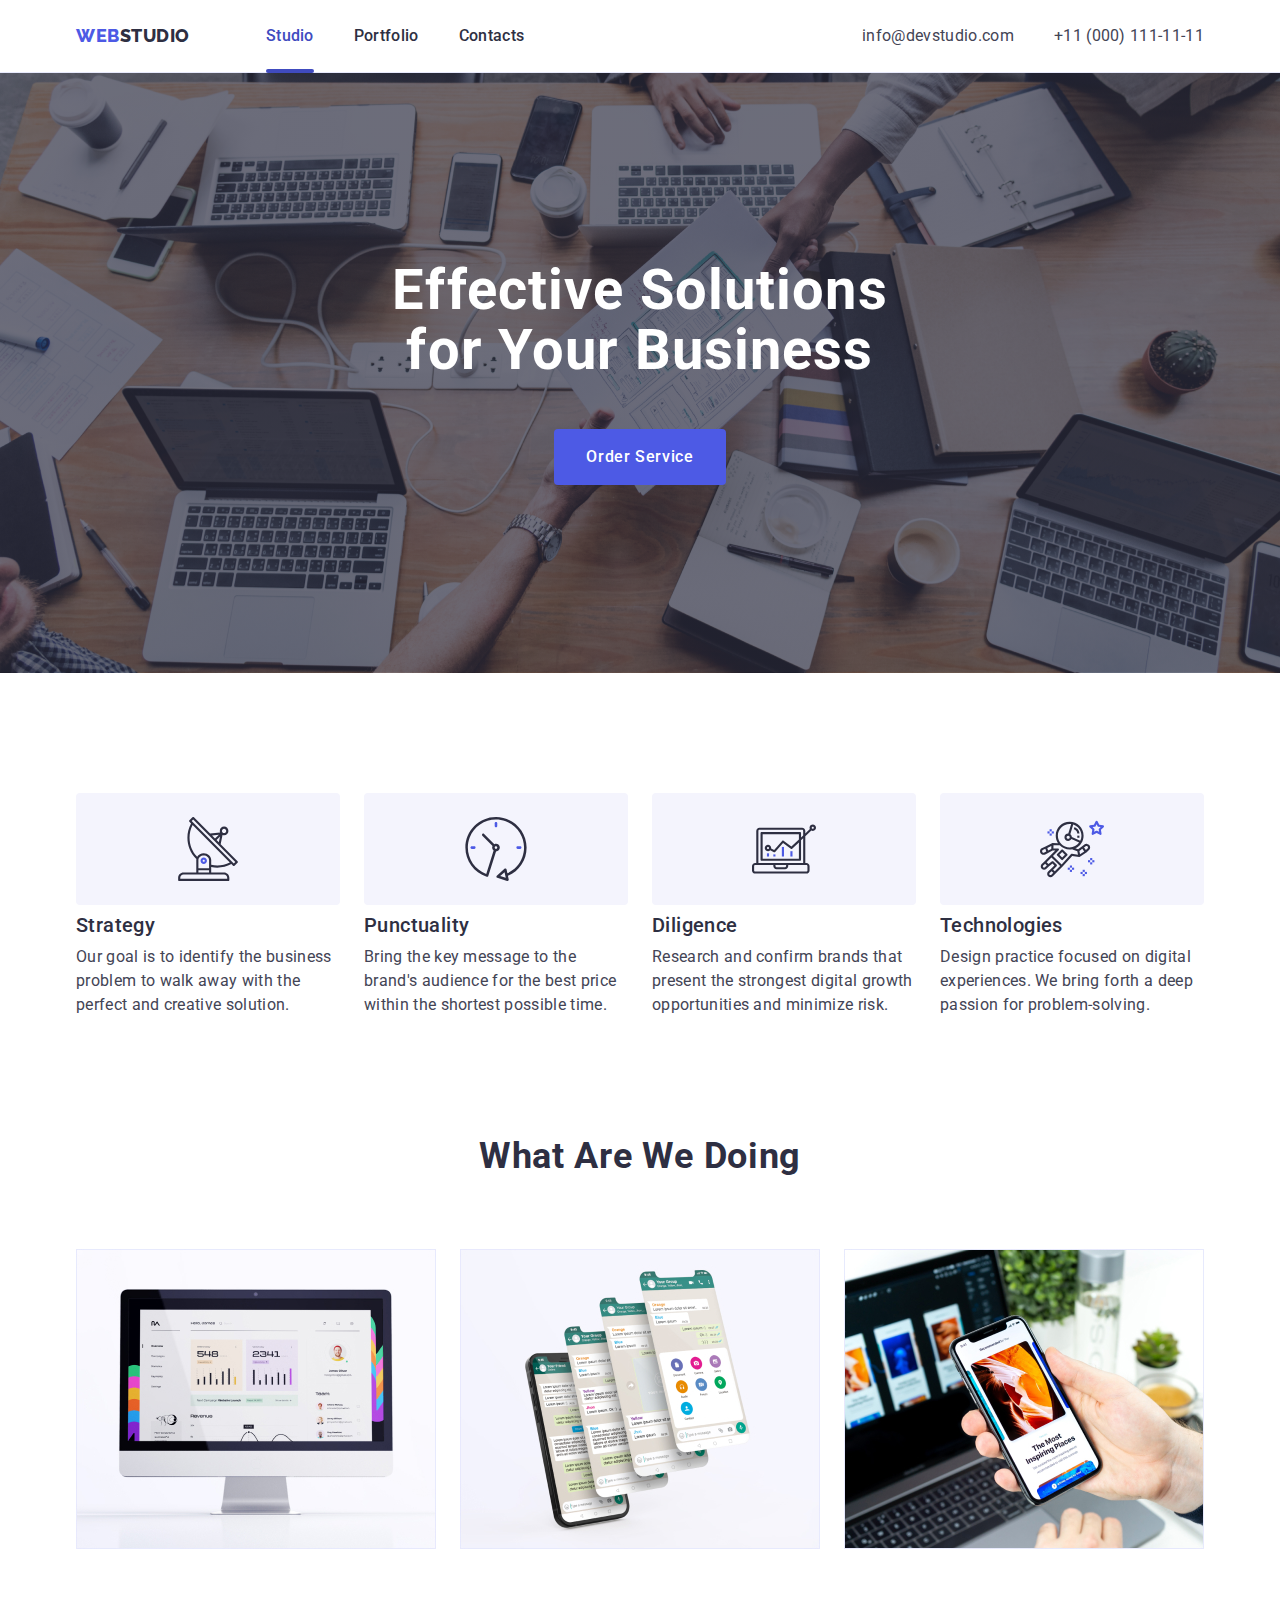
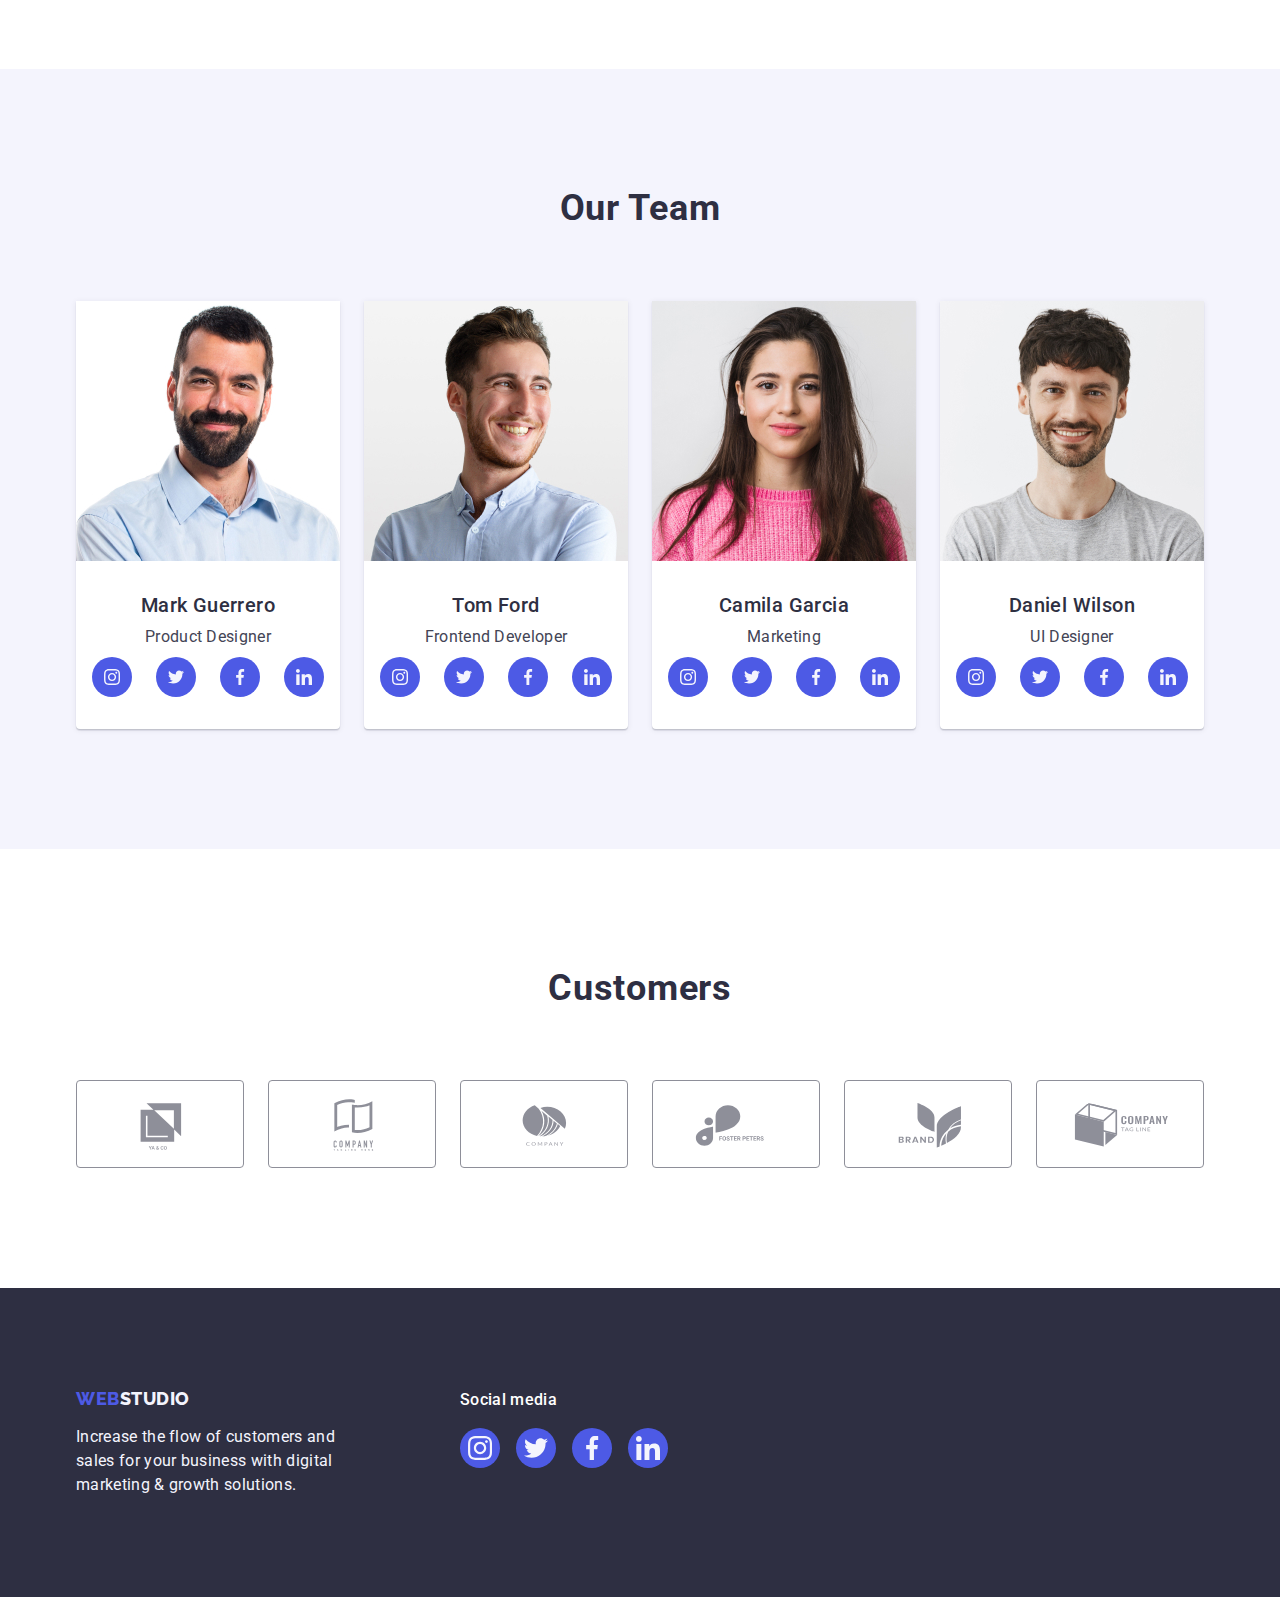
<file: index.html>
<!DOCTYPE html>
<html lang="en">
  <head>
    <meta charset="UTF-8" />
    <meta http-equiv="X-UA-Compatible" content="IE=edge" />
    <meta name="viewport" content="width=device-width, initial-scale=1.0" />
    <title>Webstudio</title>
    <link rel="preconnect" href="https://fonts.googleapis.com" />
    <link rel="preconnect" href="https://fonts.gstatic.com" crossorigin />
    <link
      href="https://fonts.googleapis.com/css2?family=Raleway:wght@800&family=Roboto:wght@400;500;700;900&display=swap"
      rel="stylesheet"
    />
    <link
      rel="stylesheet"
      href="https://cdnjs.cloudflare.com/ajax/libs/modern-normalize/1.1.0/modern-normalize.min.css"
    />
    <link rel="stylesheet" href="./css/styles.css" />
  </head>

  <body>
    <header class="top-header">
      <div class="container top-header-container">
        <nav class="top-nav">
          <a class="logo-header link" href="./index.html"
            >Web<span class="logo-header-studio">Studio</span></a
          >
          <ul class="menu list">
            <li class="menu-item">
              <a class="menu-link menu-link-studio link" href="./index.html">Studio</a>
            </li>
            <li class="menu-item">
              <a class="menu-link link" href="./portfolio.html">Portfolio</a>
            </li>
            <li class="menu-item">
              <a class="menu-link link" href="">Contacts</a>
            </li>
          </ul>
        </nav>

        <address class="contacts">
          <ul class="contacts-menu list">
            <li class="contacts-menu-item">
              <a
                class="contacts-menu-link link"
                href="mailto:info@devstudio.com"
                >info@devstudio.com</a
              >
            </li>
            <li class="contacts-menu-item">
              <a class="contacts-menu-link link" href="tel:+110001111111"
                >+11 (000) 111-11-11</a
              >
            </li>
          </ul>
        </address>
      </div>
    </header>

    <main>
      <section class="hero-section">
        <div class="container hero-section-container">
          <h1 class="hero-text">Effective Solutions for Your Business</h1>
          <button class="modal-open-btn" type="button" data-modal-open>Order Service</button>
        </div>
      </section>
      <section class="info-section">
        <div class="container info-section-container">
          <h2 class="info-section-title" hidden>hidden</h2>
          <ul class="info-section-item-list list">
            <li class="info-section-item">
              <div class="info-section-icon">
                <svg
                  class="info-icon"
                  aria-label="icon antenna"
                  width="64"
                  height="64"
                >
                  <use href="./images/icons.svg#icon-antenna"></use>
                </svg>
              </div>
              <h3 class="info-subtitle">Strategy</h3>
              <p class="info-subtitle-text">
                Our goal is to identify the business problem to walk away with
                the perfect and creative solution.
              </p>
            </li>
            <li class="info-section-item">
              <div class="info-section-icon">
                <svg
                  class="info-icon"
                  aria-label="icon clock"
                  width="64"
                  height="64"
                >
                  <use href="./images/icons.svg#icon-clock"></use>
                </svg>
              </div>
              <h3 class="info-subtitle">Punctuality</h3>
              <p class="info-subtitle-text">
                Bring the key message to the brand's audience for the best price
                within the shortest possible time.
              </p>
            </li>
            <li class="info-section-item">
              <div class="info-section-icon">
                <svg
                  class="info-icon"
                  aria-label="icon diagram"
                  width="64"
                  height="64"
                >
                  <use href="./images/icons.svg#icon-diagram"></use>
                </svg>
              </div>
              <h3 class="info-subtitle">Diligence</h3>
              <p class="info-subtitle-text">
                Research and confirm brands that present the strongest digital
                growth opportunities and minimize risk.
              </p>
            </li>
            <li class="info-section-item">
              <div class="info-section-icon">
                <svg
                  class="info-icon"
                  aria-label="icon astronaut"
                  width="64"
                  height="64"
                >
                  <use href="./images/icons.svg#icon-astronaut"></use>
                </svg>
              </div>
              <h3 class="info-subtitle">Technologies</h3>
              <p class="info-subtitle-text">
                Design practice focused on digital experiences. We bring forth a
                deep passion for problem-solving.
              </p>
            </li>
          </ul>
        </div>
      </section>
      <section class="work-section">
        <div class="container">
          <h2 class="work-section-title">What are we doing</h2>
          <ul class="work-list list">
            <li class="work-list-item">
              <img
                class="work-img"
                src="./images/img1.jpg"
                alt="computer"
                width="360"
                height="300"
              />
            </li>
            <li class="work-list-item">
              <img
                class="work-img"
                src="./images/img2.jpg"
                alt="cellphone"
                width="360"
                height="300"
              />
            </li>
            <li class="work-list-item">
              <img
                class="work-img"
                src="./images/img3.jpg"
                alt="laptop"
                width="360"
                height="300"
              />
            </li>
          </ul>
        </div>
      </section>
      <section class="team-section">
        <div class="container team-section-container">
          <h2 class="team-section-title">Our Team</h2>
          <ul class="team-section-list list">
            <li class="team-section-item">
              <img
                class="team-section-img"
                src="./images/TeamCard1.jpg"
                alt="Mark Guerrero"
                width="264"
              />
              <div class="team-section-subtitle-container">
                <h3 class="team-section-subtitle">Mark Guerrero</h3>
                <p class="team-section-subtitle-text">Product Designer</p>
                <ul class="social-list list">
                  <li class="social-list-item">
                    <a class="social-list-link" href="">
                      <svg
                        class="social-list-icon"
                        aria-label="instagran-icon"
                        width="16"
                        height="16"
                      >
                        <use href="./images/icons.svg#icon-instagram"></use>
                      </svg>
                    </a>
                  </li>
                  <li class="social-list-item">
                    <a class="social-list-link" href="">
                      <svg
                        class="social-list-icon"
                        aria-label="twitter-icon"
                        width="16"
                        height="16"
                      >
                        <use href="./images/icons.svg#icon-twitter"></use>
                      </svg>
                    </a>
                  </li>
                  <li class="social-list-item">
                    <a class="social-list-link" href="">
                      <svg
                        class="social-list-icon"
                        aria-label="facebook-icon"
                        width="16"
                        height="16"
                      >
                        <use href="./images/icons.svg#icon-facebook"></use>
                      </svg>
                    </a>
                  </li>
                  <li class="social-list-item">
                    <a class="social-list-link" href="">
                      <svg
                        class="social-list-icon"
                        aria-label="linkedin-icon"
                        width="16"
                        height="16"
                      >
                        <use href="./images/icons.svg#icon-linkedin"></use>
                      </svg>
                    </a>
                  </li>
                </ul>
              </div>
            </li>
            <li class="team-section-item">
              <img
                class="team-section-img"
                src="./images/TeamCard2.jpg"
                alt="Tom Ford"
                width="264"
              />
              <div class="team-section-subtitle-container">
                <h3 class="team-section-subtitle">Tom Ford</h3>
                <p class="team-section-subtitle-text">Frontend Developer</p>
                <ul class="social-list list">
                  <li class="social-list-item">
                    <a class="social-list-link" href="">
                      <svg
                        class="social-list-icon"
                        aria-label="instagran-icon"
                        width="16"
                        height="16"
                      >
                        <use href="./images/icons.svg#icon-instagram"></use>
                      </svg>
                    </a>
                  </li>
                  <li class="social-list-item">
                    <a class="social-list-link" href="">
                      <svg
                        class="social-list-icon"
                        aria-label="twitter-icon"
                        width="16"
                        height="16"
                      >
                        <use href="./images/icons.svg#icon-twitter"></use>
                      </svg>
                    </a>
                  </li>
                  <li class="social-list-item">
                    <a class="social-list-link" href="">
                      <svg
                        class="social-list-icon"
                        aria-label="facebook-icon"
                        width="16"
                        height="16"
                      >
                        <use href="./images/icons.svg#icon-facebook"></use>
                      </svg>
                    </a>
                  </li>
                  <li class="social-list-item">
                    <a class="social-list-link" href="">
                      <svg
                        class="social-list-icon"
                        aria-label="linkedin-icon"
                        width="16"
                        height="16"
                      >
                        <use href="./images/icons.svg#icon-linkedin"></use>
                      </svg>
                    </a>
                  </li>
                </ul>
              </div>
            </li>
            <li class="team-section-item">
              <img
                class="team-section-img"
                src="./images/TeamCard3.jpg"
                alt="Camila Garcia"
                width="264"
              />
              <div class="team-section-subtitle-container">
                <h3 class="team-section-subtitle">Camila Garcia</h3>
                <p class="team-section-subtitle-text">Marketing</p>
                <ul class="social-list list">
                  <li class="social-list-item">
                    <a class="social-list-link" href="">
                      <svg
                        class="social-list-icon"
                        aria-label="instagran-icon"
                        width="16"
                        height="16"
                      >
                        <use href="./images/icons.svg#icon-instagram"></use>
                      </svg>
                    </a>
                  </li>
                  <li class="social-list-item">
                    <a class="social-list-link" href="">
                      <svg
                        class="social-list-icon"
                        aria-label="twitter-icon"
                        width="16"
                        height="16"
                      >
                        <use href="./images/icons.svg#icon-twitter"></use>
                      </svg>
                    </a>
                  </li>
                  <li class="social-list-item">
                    <a class="social-list-link" href="">
                      <svg
                        class="social-list-icon"
                        aria-label="facebook-icon"
                        width="16"
                        height="16"
                      >
                        <use href="./images/icons.svg#icon-facebook"></use>
                      </svg>
                    </a>
                  </li>
                  <li class="social-list-item">
                    <a class="social-list-link" href="">
                      <svg
                        class="social-list-icon"
                        aria-label="linkedin-icon"
                        width="16"
                        height="16"
                      >
                        <use href="./images/icons.svg#icon-linkedin"></use>
                      </svg>
                    </a>
                  </li>
                </ul>
              </div>
            </li>
            <li class="team-section-item">
              <img
                class="team-section-img"
                src="./images/TeamCard4.jpg"
                alt="Daniel Wilson"
                width="264"
              />
              <div class="team-section-subtitle-container">
                <h3 class="team-section-subtitle">Daniel Wilson</h3>
                <p class="team-section-subtitle-text">UI Designer</p>
                <ul class="social-list list">
                  <li class="social-list-item">
                    <a class="social-list-link" href="">
                      <svg
                        class="social-list-icon"
                        aria-label="instagran-icon"
                        width="16"
                        height="16"
                      >
                        <use href="./images/icons.svg#icon-instagram"></use>
                      </svg>
                    </a>
                  </li>
                  <li class="social-list-item">
                    <a class="social-list-link" href="">
                      <svg
                        class="social-list-icon"
                        aria-label="twitter-icon"
                        width="16"
                        height="16"
                      >
                        <use href="./images/icons.svg#icon-twitter"></use>
                      </svg>
                    </a>
                  </li>
                  <li class="social-list-item">
                    <a class="social-list-link" href="">
                      <svg
                        class="social-list-icon"
                        aria-label="facebook-icon"
                        width="16"
                        height="16"
                      >
                        <use href="./images/icons.svg#icon-facebook"></use>
                      </svg>
                    </a>
                  </li>
                  <li class="social-list-item">
                    <a class="social-list-link" href="">
                      <svg
                        class="social-list-icon"
                        aria-label="linkedin-icon"
                        width="16"
                        height="16"
                      >
                        <use href="./images/icons.svg#icon-linkedin"></use>
                      </svg>
                    </a>
                  </li>
                </ul>
              </div>
            </li>
          </ul>
        </div>
      </section>
      <section class="customers">
        <div class="container">
          <h2 class="customers-section-title">Customers</h2>
          <ul class="customers-list list">
            <li class="customer-list-item">
              <a class="customer-item-icon" href="">
                <svg
                  class="customer-icon"
                  aria-label="Client 1"
                  width="104"
                  height="56"
                >
                  <use href="./images/icons.svg#icon-logo1"></use>
                </svg>
              </a>
            </li>
            <li class="customer-list-item">
              <a class="customer-item-icon" href="">
                <svg
                  class="customer-icon"
                  aria-label="Client 2"
                  width="104"
                  height="56"
                >
                  <use href="./images/icons.svg#icon-logo2"></use>
                </svg>
              </a>
            </li>
            <li class="customer-list-item">
              <a class="customer-item-icon" href="">
                <svg
                  class="customer-icon"
                  aria-label="Client 3"
                  width="104"
                  height="56"
                >
                  <use href="./images/icons.svg#icon-logo3"></use>
                </svg>
              </a>
            </li>
            <li class="customer-list-item">
              <a class="customer-item-icon" href="">
                <svg
                  class="customer-icon"
                  aria-label="Client 4 "
                  width="104"
                  height="56"
                >
                  <use href="./images/icons.svg#icon-logo4"></use>
                </svg>
              </a>
            </li>
            <li class="customer-list-item">
              <a class="customer-item-icon" href="">
                <svg
                  class="customer-icon"
                  aria-label="Client 5"
                  width="104"
                  height="56"
                >
                  <use href="./images/icons.svg#icon-logo5"></use>
                </svg>
              </a>
            </li>
            <li class="customer-list-item">
              <a class="customer-item-icon" href="">
                <svg
                  class="customer-icon"
                  aria-label="Client 6"
                  width="104"
                  height="56"
                >
                  <use href="./images/icons.svg#icon-logo6"></use>
                </svg>
              </a>
            </li>
          </ul>
        </div>
      </section>
    </main>

    <footer class="footer">
      <div class="footer-container container">
        <div class="footer-logo-text">
          <a class="logo-footer link" href="./index.html"
            >Web<span class="logo-footer-studio">Studio</span></a
          >
          <p class="footer-text">
            Increase the flow of customers and sales for your business with
            digital marketing & growth solutions.
          </p>
        </div>

        <div class="social-links-footer">
          <p class="social-links-footer-title">Social media</p>
          <ul class="social-list-footer list">
            <li class="social-list-item">
              <a class="social-list-link-footer" href="">
                <svg
                  class="social-list-icon"
                  aria-label="instagran-icon"
                  width="24"
                  height="24"
                >
                  <use href="./images/icons.svg#icon-instagram"></use>
                </svg>
              </a>
            </li>
            <li class="social-list-item">
              <a class="social-list-link-footer" href="">
                <svg
                  class="social-list-icon"
                  aria-label="twitter-icon"
                  width="24"
                  height="24"
                >
                  <use href="./images/icons.svg#icon-twitter"></use>
                </svg>
              </a>
            </li>
            <li class="social-list-item">
              <a class="social-list-link-footer" href="">
                <svg
                  class="social-list-icon"
                  aria-label="facebook-icon"
                  width="24"
                  height="24"
                >
                  <use href="./images/icons.svg#icon-facebook"></use>
                </svg>
              </a>
            </li>
            <li class="social-list-item">
              <a class="social-list-link-footer" href="">
                <svg
                  class="social-list-icon"
                  aria-label="linkedin-icon"
                  width="24"
                  height="24"
                >
                  <use href="./images/icons.svg#icon-linkedin"></use>
                </svg>
              </a>
            </li>
          </ul>
        </div>
      </div>
    </footer>
    <div class="backdrop is-hidden" data-modal>
      <div class="modal">
        <button type="button" class="close-modal-button" data-modal-close>
          <svg class="close-modal-button-icon" width="8" height="8">
            <use href="./images/icons.svg#icon-close-modal"></use>
          </svg>
        </button>
      </div>
    </div>
    <script src="./js/modal.js"></script>
  </body>
</html>
</file>
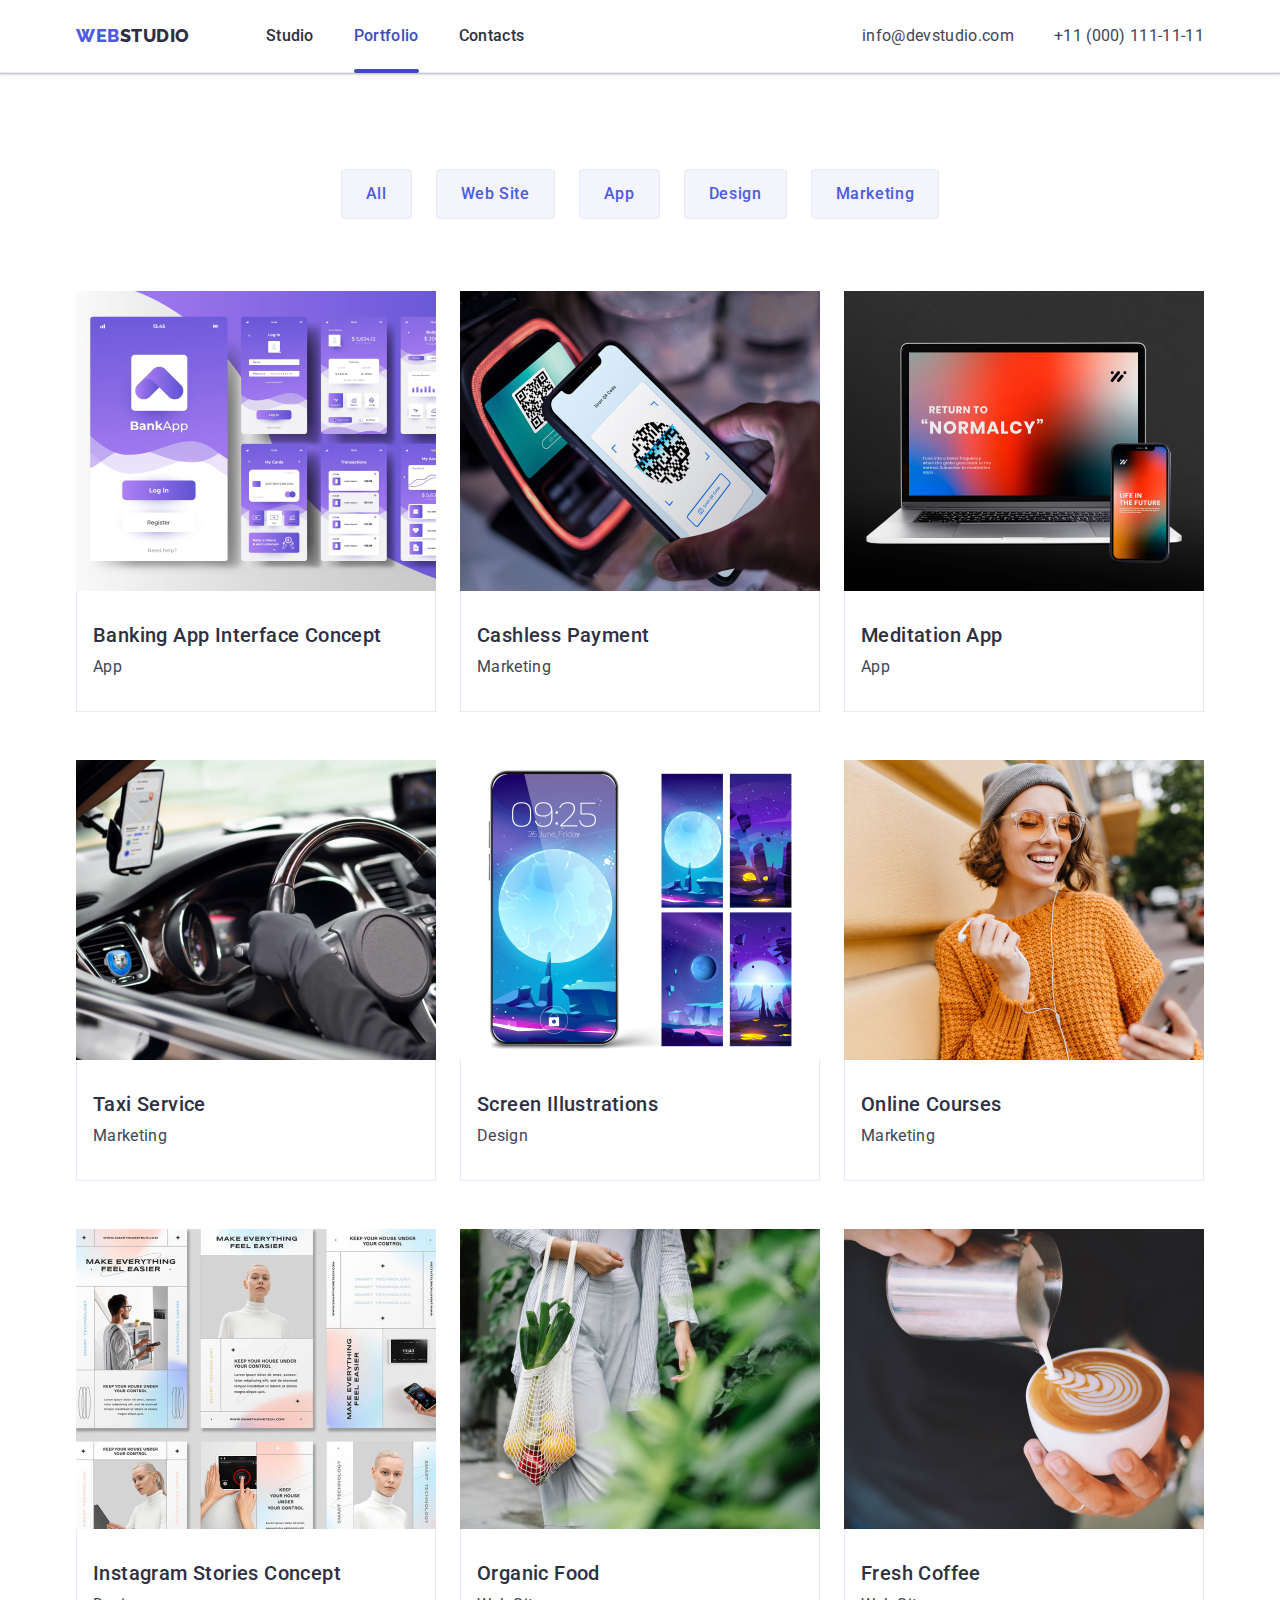
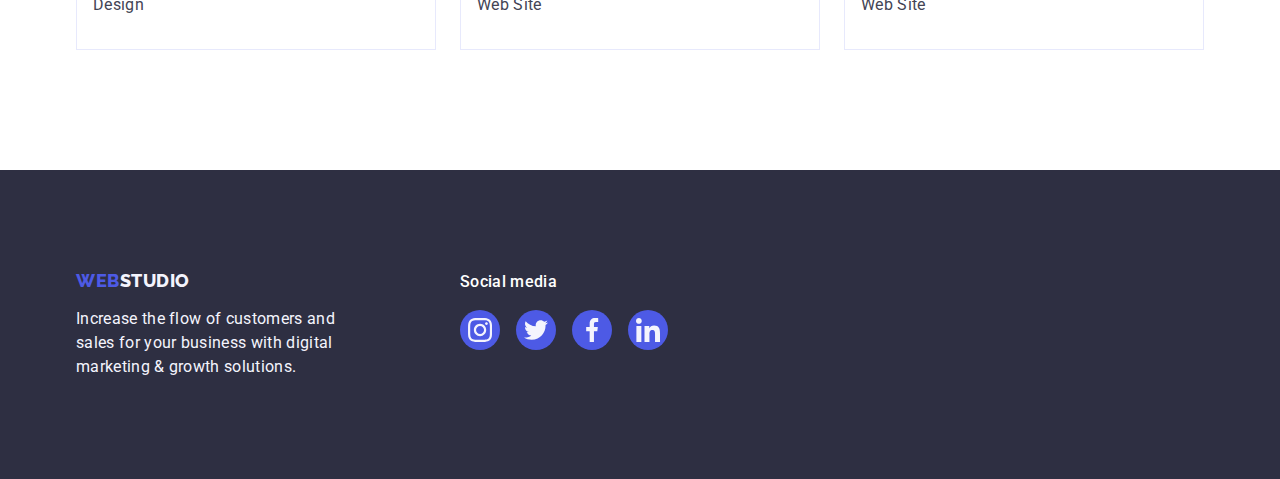
<file: portfolio.html>
<!DOCTYPE html>
<html lang="en">
  <head>
    <meta charset="UTF-8" />
    <meta http-equiv="X-UA-Compatible" content="IE=edge" />
    <meta name="viewport" content="width=device-width, initial-scale=1.0" />
    <title>Webstudio</title>
    <link rel="preconnect" href="https://fonts.googleapis.com" />
    <link rel="preconnect" href="https://fonts.gstatic.com" crossorigin />
    <link
      href="https://fonts.googleapis.com/css2?family=Raleway:wght@800&family=Roboto:wght@400;500;700;900&display=swap"
      rel="stylesheet"
    />
    <link
      rel="stylesheet"
      href="https://cdnjs.cloudflare.com/ajax/libs/modern-normalize/1.1.0/modern-normalize.min.css"
    />
    <link rel="stylesheet" href="./css/styles.css" />
  </head>

  <body>
    <header class="top-header">
      <div class="container top-header-container">
        <nav class="top-nav">
          <a class="logo-header link" href="./index.html"
            >Web<span class="logo-header-studio">Studio</span></a
          >
          <ul class="menu list">
            <li class="menu-item">
              <a class="menu-link link" href="./index.html">Studio</a>
            </li>
            <li class="menu-item">
              <a
                class="menu-link menu-link-portfolio link"
                href="./portfolio.html"
                >Portfolio</a
              >
            </li>
            <li class="menu-item">
              <a class="menu-link link" href="">Contacts</a>
            </li>
          </ul>
        </nav>

        <address class="contacts">
          <ul class="contacts-menu list">
            <li class="contacts-menu-item">
              <a
                class="contacts-menu-link link"
                href="mailto:info@devstudio.com"
                >info@devstudio.com</a
              >
            </li>
            <li class="contacts-menu-item">
              <a class="contacts-menu-link link" href="tel:+110001111111"
                >+11 (000) 111-11-11</a
              >
            </li>
          </ul>
        </address>
      </div>
    </header>

    <main>
      <section class="services">
        <div class="container">
          <h1 class="filter-title" hidden>fiters</h1>
          <ul class="filter-button-list list">
            <li class="filter-section-item">
              <button class="filter-button" type="button">All</button>
            </li>
            <li class="filter-section-item">
              <button class="filter-button" type="button">Web Site</button>
            </li>
            <li class="filter-section-item">
              <button class="filter-button" type="button">App</button>
            </li>
            <li class="filter-section-item">
              <button class="filter-button" type="button">Design</button>
            </li>
            <li class="filter-section-item">
              <button class="filter-button" type="button">Marketing</button>
            </li>
          </ul>

          <ul class="services-list list">
            <li class="services-list-item">
              <a href="" class="services-list-img link">
                <div class="overlay-wraper">
                  <img
                    src="./images/img4.jpg"
                    alt="banking app"
                    width="360"
                    height="300"
                  />
                  <p class="overlay">
                    14 Stylish and User-Friendly App Design Concepts · Task
                    Manager App · Calorie Tracker App · Exotic Fruit Ecommerce
                    App · Cloud Storage App
                  </p>
                </div>

                <div class="services-list-subject-container">
                  <h2 class="services-list-subject">
                    Banking App Interface Concept
                  </h2>
                  <p class="services-list-text">App</p>
                </div>
              </a>
            </li>
            <li class="services-list-item">
              <a href="" class="services-list-img link">
                <div class="overlay-wraper">
                  <img
                    class="services-list-img"
                    src="./images/img5.jpg"
                    alt="cellphone"
                    width="360"
                    height="300"
                  />
                  <p class="overlay">
                    14 Stylish and User-Friendly App Design Concepts · Task
                    Manager App · Calorie Tracker App · Exotic Fruit Ecommerce
                    App · Cloud Storage App
                  </p>
                </div>

                <div class="services-list-subject-container">
                  <h2 class="services-list-subject">Cashless Payment</h2>
                  <p class="services-list-text">Marketing</p>
                </div>
              </a>
            </li>
            <li class="services-list-item">
              <a href="" class="services-list-img link">
                <div class="overlay-wraper">
                  <img
                    class="services-list-img"
                    src="./images/img6.jpg"
                    alt="iaptop&cellphone"
                    width="360"
                    height="300"
                  />
                  <p class="overlay">
                    14 Stylish and User-Friendly App Design Concepts · Task
                    Manager App · Calorie Tracker App · Exotic Fruit Ecommerce
                    App · Cloud Storage App
                  </p>
                </div>

                <div class="services-list-subject-container">
                  <h2 class="services-list-subject">Meditation App</h2>
                  <p class="services-list-text">App</p>
                </div>
              </a>
            </li>
            <li class="services-list-item">
              <a href="" class="services-list-img link">
                <div class="overlay-wraper">
                  <img
                    class="services-list-img"
                    src="./images/img7.jpg"
                    alt="car"
                    width="360"
                    height="300"
                  />
                  <p class="overlay">
                    14 Stylish and User-Friendly App Design Concepts · Task
                    Manager App · Calorie Tracker App · Exotic Fruit Ecommerce
                    App · Cloud Storage App
                  </p>
                </div>

                <div class="services-list-subject-container">
                  <h2 class="services-list-subject">Taxi Service</h2>
                  <p class="services-list-text">Marketing</p>
                </div>
              </a>
            </li>
            <li class="services-list-item">
              <a href="" class="services-list-img link">
                <div class="overlay-wraper">
                  <img
                    class="services-list-img"
                    src="./images/img8.jpg"
                    alt="screen saver"
                    width="360"
                    height="300"
                  />
                  <p class="overlay">
                    14 Stylish and User-Friendly App Design Concepts · Task
                    Manager App · Calorie Tracker App · Exotic Fruit Ecommerce
                    App · Cloud Storage App
                  </p>
                </div>

                <div class="services-list-subject-container">
                  <h2 class="services-list-subject">Screen Illustrations</h2>
                  <p class="services-list-text">Design</p>
                </div>
              </a>
            </li>
            <li class="services-list-item">
              <a href="" class="services-list-img link">
                <div class="overlay-wraper">
                  <img
                    class="services-list-img"
                    src="./images/img9.jpg"
                    alt="girl"
                    width="360"
                    height="300"
                  />
                  <p class="overlay">
                    14 Stylish and User-Friendly App Design Concepts · Task
                    Manager App · Calorie Tracker App · Exotic Fruit Ecommerce
                    App · Cloud Storage App
                  </p>
                </div>

                <div class="services-list-subject-container">
                  <h2 class="services-list-subject">Online Courses</h2>
                  <p class="services-list-text">Marketing</p>
                </div>
              </a>
            </li>
            <li class="services-list-item">
              <a href="" class="services-list-img link">
                <div class="overlay-wraper">
                  <img
                    class="services-list-img"
                    src="./images/img10.jpg"
                    alt="instagram stories"
                    width="360"
                    height="300"
                  />
                  <p class="overlay">
                    14 Stylish and User-Friendly App Design Concepts · Task
                    Manager App · Calorie Tracker App · Exotic Fruit Ecommerce
                    App · Cloud Storage App
                  </p>
                </div>

                <div class="services-list-subject-container">
                  <h2 class="services-list-subject">
                    Instagram Stories Concept
                  </h2>
                  <p class="services-list-text">Design</p>
                </div>
              </a>
            </li>
            <li class="services-list-item">
              <a href="" class="services-list-img link">
                <div class="overlay-wraper">
                  <img
                    class="services-list-img"
                    src="./images/img11.jpg"
                    alt="food in a bag"
                    width="360"
                    height="300"
                  />
                  <p class="overlay">
                    14 Stylish and User-Friendly App Design Concepts · Task
                    Manager App · Calorie Tracker App · Exotic Fruit Ecommerce
                    App · Cloud Storage App
                  </p>
                </div>

                <div class="services-list-subject-container">
                  <h2 class="services-list-subject">Organic Food</h2>
                  <p class="services-list-text">Web Site</p>
                </div>
              </a>
            </li>
            <li class="services-list-item">
              <a href="" class="services-list-img link">
                <div class="overlay-wraper">
                  <img
                    class="services-list-img"
                    src="./images/img12.jpg"
                    alt="coffee"
                    width="360"
                    height="300"
                  />
                  <p class="overlay">
                    14 Stylish and User-Friendly App Design Concepts · Task
                    Manager App · Calorie Tracker App · Exotic Fruit Ecommerce
                    App · Cloud Storage App
                  </p>
                </div>

                <div class="services-list-subject-container">
                  <h2 class="services-list-subject">Fresh Coffee</h2>
                  <p class="services-list-text">Web Site</p>
                </div>
              </a>
            </li>
          </ul>
        </div>
      </section>
    </main>
    <footer class="footer">
      <div class="footer-container container">
        <div class="footer-logo-text">
          <a class="logo-footer link" href="./index.html"
            >Web<span class="logo-footer-studio">Studio</span></a
          >
          <p class="footer-text">
            Increase the flow of customers and sales for your business with
            digital marketing & growth solutions.
          </p>
        </div>

        <div class="social-links-footer">
          <p class="social-links-footer-title">Social media</p>
          <ul class="social-list-footer list">
            <li class="social-list-item">
              <a class="social-list-link-footer" href="">
                <svg
                  class="social-list-icon"
                  aria-label="instagran-icon"
                  width="24"
                  height="24"
                >
                  <use href="./images/icons.svg#icon-instagram"></use>
                </svg>
              </a>
            </li>
            <li class="social-list-item">
              <a class="social-list-link-footer" href="">
                <svg
                  class="social-list-icon"
                  aria-label="twitter-icon"
                  width="24"
                  height="24"
                >
                  <use href="./images/icons.svg#icon-twitter"></use>
                </svg>
              </a>
            </li>
            <li class="social-list-item">
              <a class="social-list-link-footer" href="">
                <svg
                  class="social-list-icon"
                  aria-label="facebook-icon"
                  width="24"
                  height="24"
                >
                  <use href="./images/icons.svg#icon-facebook"></use>
                </svg>
              </a>
            </li>
            <li class="social-list-item">
              <a class="social-list-link-footer" href="">
                <svg
                  class="social-list-icon"
                  aria-label="linkedin-icon"
                  width="24"
                  height="24"
                >
                  <use href="./images/icons.svg#icon-linkedin"></use>
                </svg>
              </a>
            </li>
          </ul>
        </div>
      </div>
    </footer>
  </body>
</html>
</file>
<file: css/styles.css>
:root {
    --primary-font: font-family: 'Roboto', sans-serif;
    --secondary-font: font-family: 'Raleway', sans-serif;
    --primery-text-color-theme-dark: #FFFFFF;
    --secondary-text-color-theme-dark: #F4F4FD;
    --primery-text-color-theme-light: #2E2F42;
    --secondary-text-color-theme-light: #434455;
    --accent-color: #404BBF;
    --transition-dur-and-func: 250ms cubic-bezier(0.4, 0, 0.2, 1);
}

.list {
  list-style: none;
}

.link {
  text-decoration: none;
}

body {
  font-family: "Roboto", sans-serif;
  color: #434455;
  background-color: #FFFFFF;
}

button {
  cursor: pointer;
  border: none;
}

h1,
h2,
h3,
h4,
p {
  margin-top: 0;
  margin-bottom: 0;
}

ul,
ol {
  margin-top: 0;
  margin-bottom: 0;
  padding-left: 0;
}

img {
  display: block;
}

.container {
  width: 1158px;
  padding: 0 15px;
  margin: 0 auto;
}

/*================ header ====================*/
.top-header {
  border-bottom: 1px solid #E7E9FC;
  box-shadow: 0px 2px 1px rgba(46, 47, 66, 0.08), 0px 1px 1px rgba(46, 47, 66, 0.16), 0px 1px 6px rgba(46, 47, 66, 0.08);
}

.top-header-container {
  display: flex;
  align-items: center; 
}

.top-nav {
  display: flex;
  align-items: center; 
}

.logo-header {
  font-family: "Raleway", sans-serif;
  font-style: normal;
  font-weight: 800;
  font-size: 18px;
  line-height: 1.17;
  display: flex;
  align-items: center;
  letter-spacing: 0.03em;
  text-transform: uppercase;
  color: #4d5ae5;
  margin-right: 76px;
}

.logo-header-studio {
  color: #2e2f42;
}

.menu-link {
  position: relative;
  font-weight: 500;
  font-size: 16px;
  line-height: 1.5;
  letter-spacing: 0.02em;
  color: #2e2f42;
  padding: 24px 0;
  display: inline-block;
  transition: color var(--transition-dur-and-func);
}

.menu-link-studio::after {
  display: block;
  content:'';
  position: absolute;
  width: 100%;
  height: 4px;
  bottom: -1px;
  background-color: #404BBF;
  border-radius: 2px; 
  transition: width var(--transition-dur-and-func);
}

.menu-link-portfolio::after {
  display: block;
  content:'';
  position: absolute;
  width: 100%;
  height: 4px;
  bottom: -1px;
  background-color: #404BBF;
  border-radius: 2px; 
  transition: width var(--transition-dur-and-func);
}


.menu {
  display: flex;
  gap: 40px;
  }

.contacts {
  font-style:normal;
  margin-left: auto;
}

.contacts-menu {
  display: flex;
  gap: 40px; 
}

.menu-link:hover,
.menu-link:focus {
  color: #404bbf;
}

.menu-link-studio {
  color: #404bbf;
} 

.menu-link-portfolio {
  color: #404bbf;
}

.menu-link-portfolio:hover.menu-link::after,
.menu-link-portfolio:focus.menu-link::after {
  width: 100%;
} 

.contacts-menu-link {
  font-family: "Roboto", sans-serif;
  font-style: normal;
  font-size: 16px;
  line-height: 1.5;
  letter-spacing: 0.02em;
  color: #434455;
  transition: color var(--transition-dur-and-func);
}

.contacts-menu-link:hover,
.contacts-menu-link:focus {
  color: #404bbf;
}
 
/*======================= main ==================*/

.hero-section {
  margin-left: auto;
  margin-right: auto;
  background: #2e2f42;
  background-image: linear-gradient(rgba(46, 47, 66, 0.7),rgba(46, 47, 66, 0.7)), url('..//images/people-office.jpg');
  background-repeat: no-repeat;
  background-size: cover;
  max-width: 1440px;
  background-position: 50% 50%; 
  padding: 188px 0;
}

.hero-text {
  max-width: 496px;
  font-weight: 700;
  font-size: 56px;
  line-height: 1.07;
  text-align: center;
  letter-spacing: 0.02em;
  color: #ffffff;
  margin: 0 auto;
}

.modal-open-btn {
  font-family: "Roboto", sans-serif;
  font-weight: 500;
  font-size: 16px;
  line-height: 1.5;
  display: block;
  align-items: center;
  letter-spacing: 0.04em;
  color: #ffffff;
  min-width: 169px;
  padding: 16px 32px;
  background-color: #4d5ae5;
  border-radius: 4px;
  margin: 48px auto 0 auto;
  transition: background-color var(--transition-dur-and-func) ;
}

.modal-open-btn:hover,
.modal-open-btn:focus {
  background-color: #404bbf;
}

.info-section {
  padding: 120px 0;
}

.info-section-item-list {
  display: flex;
  gap: 24px;
}

.info-section-item {
  flex-basis: calc((100%-72px)/4);
}

.info-section-icon {
  display: flex;
  align-items: center;
  justify-content: center;
  width: 264px;
  height: 112px;
  background: #F4F4FD;
  border-radius: 4px;
  padding: 24px 100px;
  margin-bottom: 8px;
}


.info-subtitle {
  font-weight: 500;
  font-size: 20px;
  line-height: 1.2;
  letter-spacing: 0.02em;
  color: #2e2f42;
  margin-bottom: 8px;

}

.info-subtitle-text {
  font-size: 16px;
  line-height: 1.5;
  letter-spacing: 0.02em;
  color: #434455;
}

.work-section {
  padding-bottom: 120px;
}

.work-list {
  display: flex;
  gap: 24px; 
}

.work-list-item {
  flex-basis: calc((100%-48px)/3);
}

.work-section-title {
  font-size: 36px;
  line-height: 1.11;
  text-align: center;
  letter-spacing: 0.02em;
  text-transform: capitalize;
  color: #2E2F42;
  margin-bottom: 72px;
}

.team-section {
  background: #F4F4FD;
  padding-top: 120px;
  padding-bottom: 120px;
}


.team-section-list {
  display: flex;
  gap: 24px;
}

.team-section-item {
  background-color: #FFFFFF;
  flex-basis: calc((100%-72px)/4);
  box-shadow: 0px 1px 6px rgba(46, 47, 66, 0.08), 0px 1px 1px rgba(46, 47, 66, 0.16), 0px 2px 1px rgba(46, 47, 66, 0.08);
  border-radius: 0px 0px 4px 4px;
}


.team-section-title {
  font-weight: 700;
  line-height: 1.11;
  font-size: 36px;
  letter-spacing: 0.02em;
  text-align: center;
  color: #2E2F42;
  text-transform: capitalize;
  margin-bottom: 72px;
}

.team-section-subtitle-container {
  padding: 32px 0px;
}

.team-section-subtitle {
  font-weight: 500;
  font-size: 20px;
  line-height: 1.2;
  text-align: center;
  letter-spacing: 0.02em;
  color: #2E2F42;
  margin-bottom: 8px;
}

.team-section-subtitle-text {
  font-size: 16px;
  line-height: 1.5;   
  text-align: center;
  letter-spacing: 0.02em;
  color: #434455;
  margin-bottom: 8px;
}

.social-list {
  display: flex;
  gap: 24px;
  justify-content: center;
  
}

.social-list-icon {
  fill: #f4f4fd;
}

.social-list-link {
  display: flex;
  justify-content: center;
  align-items: center;
  width: 40px;
  height: 40px;
  background-color: #4D5AE5;
  border-radius: 50%;
  transition: background-color var(--transition-dur-and-func);
}

.social-list-link:hover {
  background-color: #404BBF;
}

.social-list-link:focus {
  background-color: #404BBF;
}

.customers {
  padding-top: 120px;
  padding-bottom: 120px;
}

.customers-section-title {
  font-weight: 700;
  line-height: 1.1;
  font-size: 36px;
  letter-spacing: 0.02em;
  text-align: center;
  color: #2E2F42;
  text-transform: capitalize;
  margin-bottom: 72px;
}

.customers-list {
  display: flex;
  gap: 24px;
}

.customer-list-item {
  width: calc((100% - 120px) / 6);
  height: 88px;
}

.customer-item-icon {
  display: flex;
  justify-content: center;
  align-items: center;
  width: 100%;
  height: 100%;
  color: #8E8F99;
  background-color: #FFFFFF;
  border: 1px solid #8E8F99;
  border-radius: 4px;
  padding: 16px 32px;
  transition: border-color var(--transition-dur-and-func), color var(--transition-dur-and-func);
}

.customer-item-icon:hover,
.customer-item-icon:focus {
  border-color: #404BBF;
  color: #404BBF;
}

.customer-icon {
  fill: currentColor;
  transition: color var(--transition-dur-and-func);
}

.customer-icon:hover,
.customer-icon:focus {
  color: #404BBF;
}

.footer {
  background: #2E2F42;
  padding: 100px 0; 
}

.footer-container {
  display: flex;
  align-items: baseline;
}

.footer-logo-text {
  margin-right: 120px;
}

.logo-footer {
  font-family: "Raleway", sans-serif;
  font-weight: 800;
  font-size: 18px;
  line-height: 1.17;
  display: inline-block;
  align-items: center;
  letter-spacing: 0.03em;
  text-transform: uppercase;
  color: #4D5AE5;
  margin-bottom: 16px;
}

.logo-footer-studio {
  font-weight: 800;
  font-size: 18px;
  line-height: 1.17;
  align-items: center;
  letter-spacing: 0.03em;
  text-transform: uppercase;
  color: #F4F4FD;
}

.footer-text {
  font-size: 16px;
  line-height: 1.5;
  letter-spacing: 0.02em;
  color: #F4F4FD;
  max-width: 264px;
}

.social-links-footer {
 width: 208px;
 height: 80px;
}

.social-links-footer-title {
font-weight: 500;
font-size: 16px;
line-height: 24px;
letter-spacing: 0.02em;
color: #FFFFFF;
margin-bottom: 16px;
}

.social-list-footer {
  display: flex;
  gap: 16px;
}

.social-list-link-footer {
  display: flex;
  justify-content: center;
  align-items: center;
  width: 40px;
  height: 40px;
  background-color: #4D5AE5;
  border-radius: 50%;
  transition: background-color var(--transition-dur-and-func);
}

.social-list-link-footer:hover,
.social-list-link-footer:focus {
  background-color: #31D0AA;
}


/*========== portfolio =========*/
.filter-button {
  padding: 12px 24px;
  font-family: "Roboto", sans-serif;
  font-style: normal;
  font-weight: 500;
  font-size: 16px;
  line-height: 24px;
  display: flex;
  align-items: center;
  text-align: center;
  letter-spacing: 0.04em;
  color: #4D5AE5;
  background-color: #F4F4FD;
  border: 1px solid #E7E9FC;
  border-radius: 4px; 
  transition: color var(--transition-dur-and-func),background-color var(--transition-dur-and-func), box-shadow var(--transition-dur-and-func),border-color var(--transition-dur-and-func); 
}

.filter-button:hover {
  color: #FFFFFF;
  background-color: #404BBF;
  box-shadow: 0px 3px 1px rgba(0, 0, 0, 0.1), 0px 2px 1px rgba(0, 0, 0, 0.08), 0px 2px 2px rgba(0, 0, 0, 0.12);
  border: 1px solid transparent
}
.filter-button:focus {
  color: #FFFFFF;
  background-color: #404BBF;
  box-shadow: 0px 3px 1px rgba(0, 0, 0, 0.1), 0px 2px 1px rgba(0, 0, 0, 0.08), 0px 2px 2px rgba(0, 0, 0, 0.12);
  border: 1px solid transparent
}

.filter-button-list {
  display: flex;
  justify-content: center;
  gap: 24px;
  margin-bottom: 72px;
}

.services {
  padding-top: 96px;
  padding-bottom: 120px;
}

.services-list {
  display: flex;
  flex-wrap: wrap;
  row-gap: 48px;
  column-gap: 24px;
}

.services-list-img {
  display: block;
  transition: box-shadow var(--transition-dur-and-func);
}

.services-list-subject-container {
  padding: 32px 16px;
  border: 1px solid #E7E9FC;
  border-top: none;
}

.services-list-img:hover,
.services-list-img:focus {
  box-shadow: 0px 1px 6px rgba(46, 47, 66, 0.08), 0px 1px 1px rgba(46, 47, 66, 0.16), 0px 2px 1px rgba(46, 47, 66, 0.08);
}

.services-list-item {
flex-basis: calc(100%-24px*2)/3;
} 

/*===================modal================*/

.overlay-wraper {
  position: relative;
  overflow: hidden;
}

.overlay {
  background-color: #4D5AE5;
  padding: 40px 32px;
  font-family: 'Roboto';
  font-style: normal;
  font-weight: 400;
  font-size: 16px;
  line-height: 24px;
  letter-spacing: 0.02em;
  color: #F4F4FD;
  position: absolute;
  top: 0;
  left: 0;
  width: 100%;
  height: 100%; 
  overflow: auto;
  transform: translate(0px,100%);
  transition: transform var(--transition-dur-and-func) ;
}

.services-list-img:hover .overlay,
.services-list-img:focus .overlay {
  transform: translate(0, 0);
}

.services-list-subject {
  font-weight: 500;
  font-size: 20px;
  line-height: 1.2;
  letter-spacing: 0.02em;
  color: #2E2F42;
  margin-bottom: 8px;
}

.services-list-text {
  font-size: 16px;
  line-height: 1.5;    
  letter-spacing: 0.02em;
  color: #434455;
}

/*==========WINDOW=========*/

.backdrop {
  position: fixed;
  top: 0;
  bottom: 0;
  width: 100%;
  height: 100%;
  background-color: rgba(46, 47, 66, 0.4);
  z-index: 100;
  transition: opacity var(--transition-dur-and-func), visibility var(--transition-dur-and-func);
}

.modal {
  position: absolute;
  width: 408px;
  height: 584px;
  min-height: 576px;
  background-color: #FCFCFC;
  box-shadow: 0px 1px 1px rgba(0, 0, 0, 0.14), 0px 1px 3px rgba(0, 0, 0, 0.12), 0px 2px 1px rgba(0, 0, 0, 0.2);
  border-radius: 4px;
  top: 50%;
  left: 50%;
  transform: translate(-50%,-50%);
  transition: transform var(--transition-dur-and-func);
}

.close-modal-button {
  position: absolute;
  top: 24px;
  right: 24px;
  display: flex;
  justify-content: center;
  align-items: center;
  padding: 0;
  background-color: #E7E9FC;
  width: 24px;
  height: 24px;
  border: 1px solid rgba(0, 0, 0, 0.1);
  border-radius: 50%;
  transition: background-color var(--transition-dur-and-func), border var(--transition-dur-and-func);
}

.close-modal-button-icon {
  transition: fill var(--transition-dur-and-func);
}

.close-modal-button:hover,
.close-modal-button:focus {
  background-color: #404BBF;
  border: none;
}

.close-modal-button:hover .close-modal-button-icon,
.close-modal-button:focus .close-modal-button-icon {
  fill: #FFFFFF;
}

.backdrop.is-hidden {
  opacity: 0;
  visibility: hidden;
  pointer-events: none;
  transition: opacity var(--transition-dur-and-func), visibility var(--transition-dur-and-func);
}
</file>
